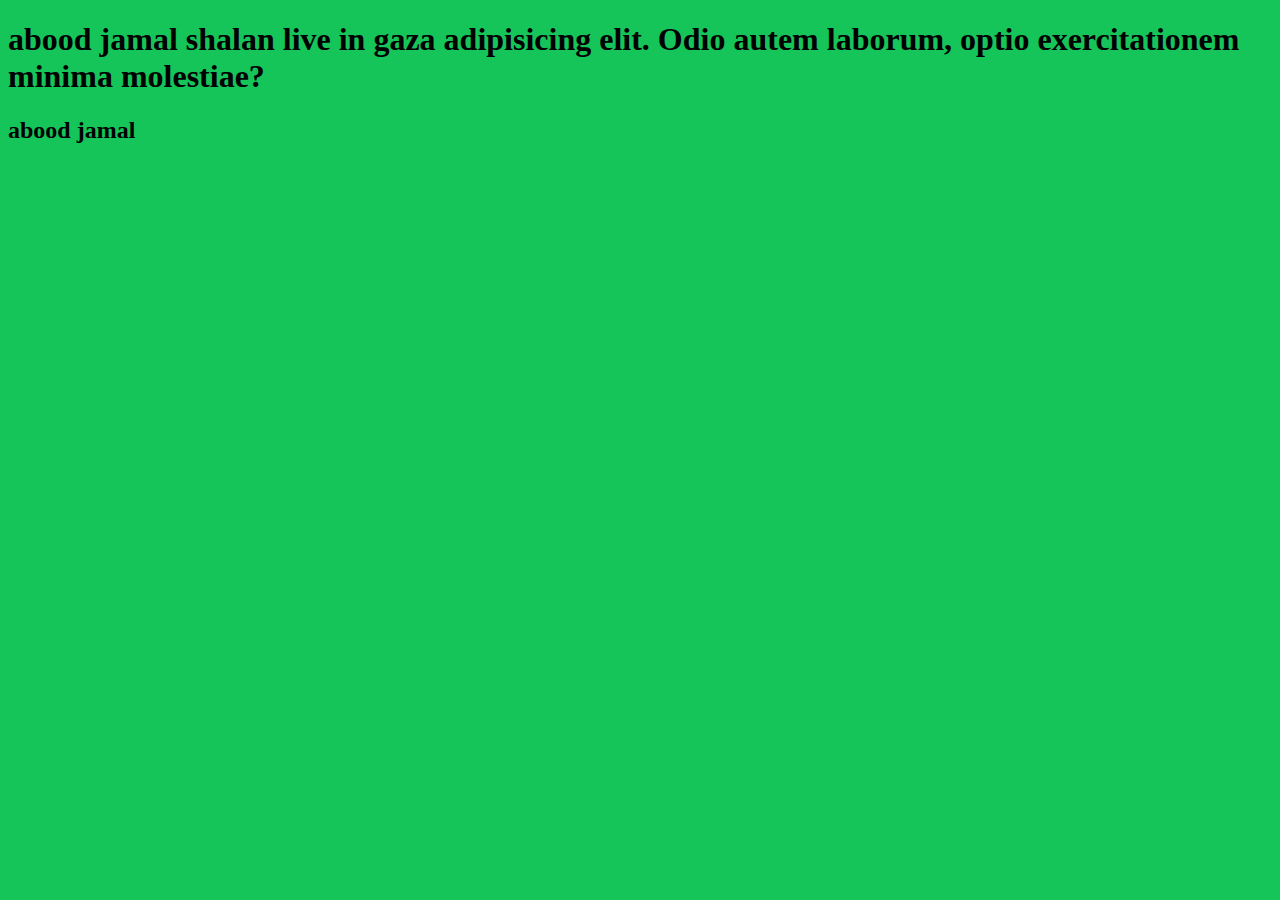
<file: index.html>
<!DOCTYPE html>
<html lang="en">
<head>
    <meta charset="UTF-8">
    <meta name="viewport" content="width=device-width, initial-scale=1.0">
    <title>Document</title>
    <link rel="stylesheet" href="style.css">
</head>
<body>
    <h1>abood jamal shalan live in gaza adipisicing elit. Odio autem laborum, optio exercitationem minima molestiae?</h1>
    <script src="app.js"></script>
</body>
<h2>abood jamal</h2>
</html>
</file>
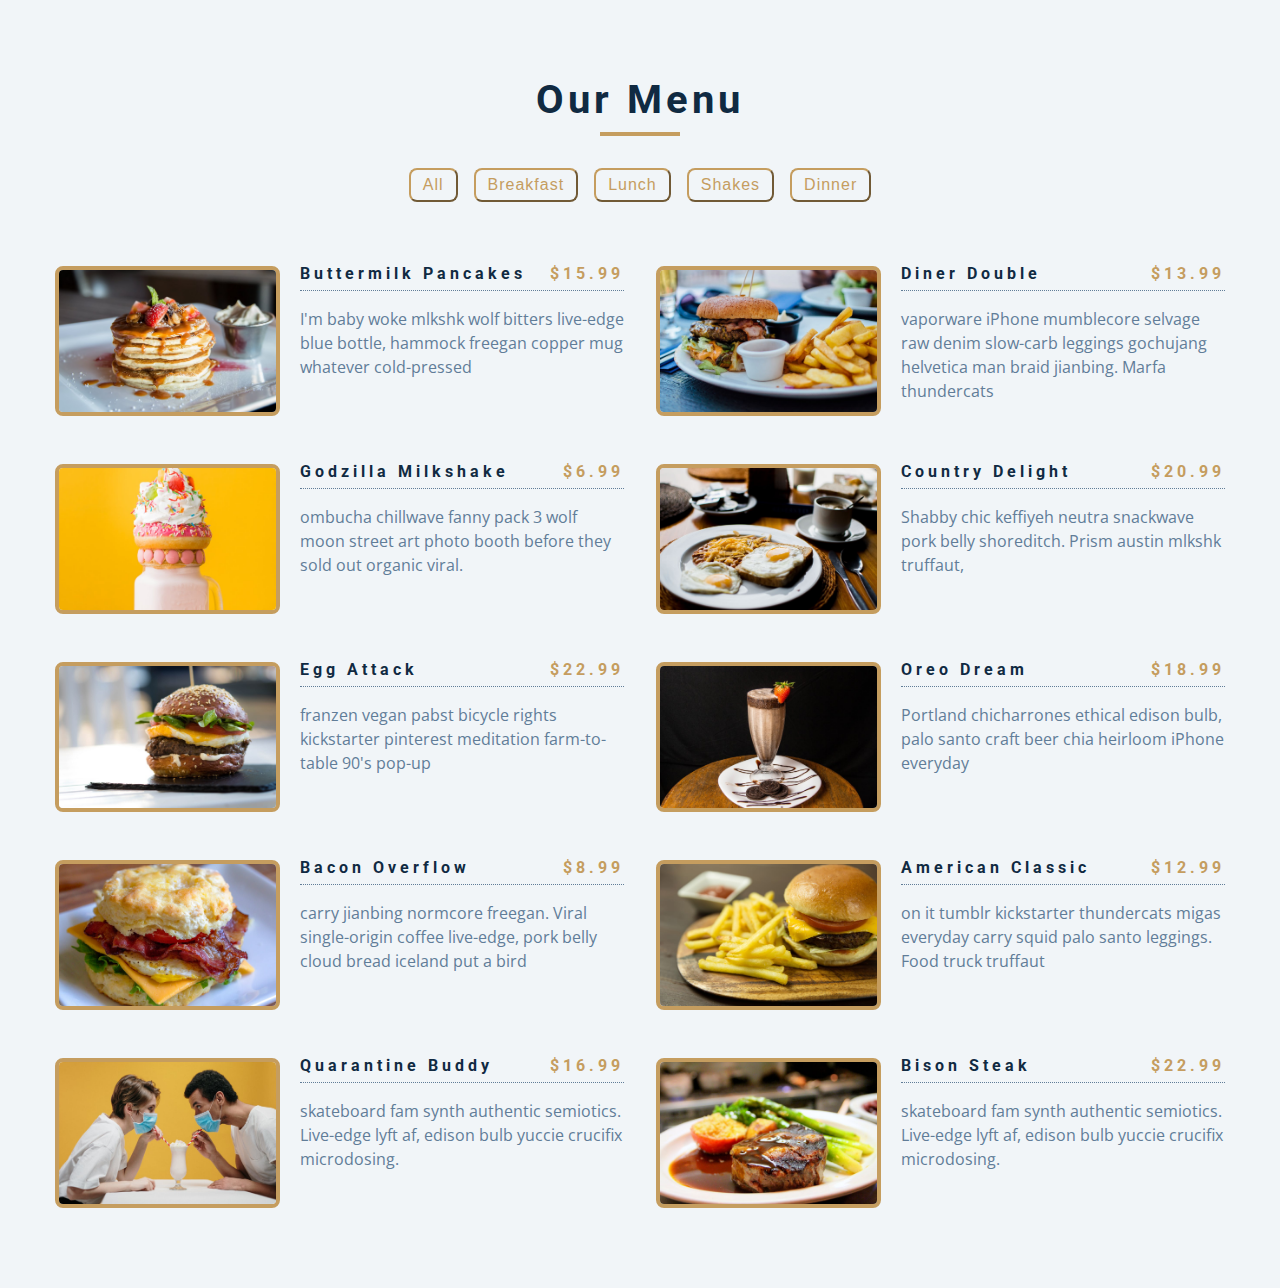
<file: menu.html>
<!DOCTYPE html>
<html lang="en">
  <head>
    <meta charset="UTF-8" />
    <meta name="viewport" content="width=device-width, initial-scale=1.0" />
    <title>Menu</title>
    <!-- font-awesome -->
    <link
      rel="stylesheet"
      href="https://cdnjs.cloudflare.com/ajax/libs/font-awesome/5.14.0/css/all.min.css"
    />
    <!-- styles -->
    <link rel="stylesheet" href="menu.css" />
  </head>
  <body>
    <section class="menu">
      <!-- title -->
      <div class="title">
        <h2>our menu</h2>
        <div class="underline"></div>
      </div>
      <!-- filter buttons -->
      <div class="btn-container">

      </div>
      <!-- menu items -->
      <div class="section-center">
        <!-- single item -->
        <!-- <article class="menu-item">
          <img src="./menu-item.jpeg" alt="menu item" class="photo" />
          <div class="item-info">
            <header>
              <h4>buttermilk pancakes</h4>
              <h4 class="price">$15</h4>
            </header>
            <p class="item-text">
              Lorem ipsum dolor sit amet consectetur adipisicing elit.
              Repudiandae, sint quam. Et reprehenderit fugiat nesciunt inventore
              laboriosam excepturi! Quo, officia.
            </p>
          </div>
        </article> -->
        <!-- end of single item -->
        <!-- single item -->
        <!-- <article class="menu-item">
          <img src="./menu-item.jpeg" alt="menu item" class="photo" />
          <div class="item-info">
            <header>
              <h4>buttermilk pancakes</h4>
              <h4 class="price">$15</h4>
            </header>
            <p class="item-text">
              Lorem ipsum dolor sit amet consectetur adipisicing elit.
              Repudiandae, sint quam. Et reprehenderit fugiat nesciunt inventore
              laboriosam excepturi! Quo, officia.
            </p>
          </div>
        </article> -->
        <!-- end of single item -->
        <!-- single item -->
        <!-- <article class="menu-item">
          <img src="./menu-item.jpeg" alt="menu item" class="photo" />
          <div class="item-info">
            <header>
              <h4>buttermilk pancakes</h4>
              <h4 class="price">$15</h4>
            </header>
            <p class="item-text">
              Lorem ipsum dolor sit amet consectetur adipisicing elit.
              Repudiandae, sint quam. Et reprehenderit fugiat nesciunt inventore
              laboriosam excepturi! Quo, officia.
            </p>
          </div>
        </article> -->
        <!-- end of single item -->
      </div>
    </section>
    <!-- javascript -->
    <script src="menu.js"></script>
  </body>
</html>
</file>
<file: style.css>
h1{
    color:#000;
}
body{
    background: #16c559;
}
</file>
<file: menu.css>
/*
=============== 
Fonts
===============
*/
@import url("https://fonts.googleapis.com/css?family=Open+Sans|Roboto:400,700&display=swap");

/*
=============== 
Variables
===============
*/

:root {
  /* dark shades of primary color*/
  --clr-primary-1: hsl(205, 86%, 17%);
  --clr-primary-2: hsl(205, 77%, 27%);
  --clr-primary-3: hsl(205, 72%, 37%);
  --clr-primary-4: hsl(205, 63%, 48%);
  /* primary/main color */
  --clr-primary-5: #49a6e9;
  /* lighter shades of primary color */
  --clr-primary-6: hsl(205, 89%, 70%);
  --clr-primary-7: hsl(205, 90%, 76%);
  --clr-primary-8: hsl(205, 86%, 81%);
  --clr-primary-9: hsl(205, 90%, 88%);
  --clr-primary-10: hsl(205, 100%, 96%);
  /* darkest grey - used for headings */
  --clr-grey-1: hsl(209, 61%, 16%);
  --clr-grey-2: hsl(211, 39%, 23%);
  --clr-grey-3: hsl(209, 34%, 30%);
  --clr-grey-4: hsl(209, 28%, 39%);
  /* grey used for paragraphs */
  --clr-grey-5: hsl(210, 22%, 49%);
  --clr-grey-6: hsl(209, 23%, 60%);
  --clr-grey-7: hsl(211, 27%, 70%);
  --clr-grey-8: hsl(210, 31%, 80%);
  --clr-grey-9: hsl(212, 33%, 89%);
  --clr-grey-10: hsl(210, 36%, 96%);
  --clr-white: #fff;
  --clr-red-dark: hsl(360, 67%, 44%);
  --clr-red-light: hsl(360, 71%, 66%);
  --clr-green-dark: hsl(125, 67%, 44%);
  --clr-green-light: hsl(125, 71%, 66%);
  --clr-gold: #c59d5f;
  --clr-black: #222;
  --ff-primary: "Roboto", sans-serif;
  --ff-secondary: "Open Sans", sans-serif;
  --transition: all 0.3s linear;
  --spacing: 0.25rem;
  --radius: 0.5rem;
  --light-shadow: 0 5px 15px rgba(0, 0, 0, 0.1);
  --dark-shadow: 0 5px 15px rgba(0, 0, 0, 0.2);
  --max-width: 1170px;
  --fixed-width: 620px;
}
/*
=============== 
Global Styles
===============
*/

*,
::after,
::before {
  margin: 0;
  padding: 0;
  box-sizing: border-box;
}
body {
  font-family: var(--ff-secondary);
  background: var(--clr-grey-10);
  color: var(--clr-grey-1);
  line-height: 1.5;
  font-size: 0.875rem;
}
ul {
  list-style-type: none;
}
a {
  text-decoration: none;
}
img:not(.logo) {
  width: 100%;
}
img {
  display: block;
}

h1,
h2,
h3,
h4 {
  letter-spacing: var(--spacing);
  text-transform: capitalize;
  line-height: 1.25;
  margin-bottom: 0.75rem;
  font-family: var(--ff-primary);
}
h1 {
  font-size: 3rem;
}
h2 {
  font-size: 2rem;
}
h3 {
  font-size: 1.25rem;
}
h4 {
  font-size: 0.875rem;
}
p {
  margin-bottom: 1.25rem;
  color: var(--clr-grey-5);
}
@media screen and (min-width: 800px) {
  h1 {
    font-size: 4rem;
  }
  h2 {
    font-size: 2.5rem;
  }
  h3 {
    font-size: 1.75rem;
  }
  h4 {
    font-size: 1rem;
  }
  body {
    font-size: 1rem;
  }
  h1,
  h2,
  h3,
  h4 {
    line-height: 1;
  }
}
/*  global classes */

.btn {
  text-transform: uppercase;
  background: transparent;
  color: var(--clr-black);
  padding: 0.375rem 0.75rem;
  letter-spacing: var(--spacing);
  display: inline-block;
  transition: var(--transition);
  font-size: 0.875rem;
  border: 2px solid var(--clr-black);
  cursor: pointer;
  box-shadow: 0 1px 3px rgba(0, 0, 0, 0.2);
  border-radius: var(--radius);
}
.btn:hover {
  color: var(--clr-white);
  background: var(--clr-black);
}
.btn .active {
  color: var(--clr-white);
  background: var(--clr-black);
}
/* section */
.section {
  padding: 5rem 0;
}

main {
  min-height: 100vh;
  display: grid;
  place-items: center;
}
/*
=============== 
Menu
===============
*/

.menu {
  padding: 5rem 0;
}
.title {
  text-align: center;
  margin-bottom: 2rem;
}
.underline {
  width: 5rem;
  height: 0.25rem;
  background: var(--clr-gold);
  margin-left: auto;
  margin-right: auto;
}
.btn-container {
  margin-bottom: 4rem;
  display: flex;
  justify-content: center;
}
.filter-btn {
  background: transparent;
  border-color: var(--clr-gold);
  font-size: 1rem;
  text-transform: capitalize;
  margin: 0 0.5rem;
  letter-spacing: 1px;
  border-radius: var(--radius);
  padding: 0.375rem 0.75rem;
  color: var(--clr-gold);
  cursor: pointer;
  transition: var(--transition);
}
.filter-btn:hover {
  background: var(--clr-gold);
  color: var(--clr-white);
}
.section-center {
  width: 90vw;
  margin: 0 auto;
  max-width: 1170px;
  display: grid;
  gap: 3rem 2rem;
  justify-items: center;
}
.menu-item {
  display: grid;
  gap: 1rem 2rem;
  max-width: 25rem;
}
.photo {
  object-fit: cover;
  height: 200px;
  border: 0.25rem solid var(--clr-gold);
  border-radius: var(--radius);
}
.item-info header {
  display: flex;
  justify-content: space-between;
  border-bottom: 0.5px dotted var(--clr-grey-5);
}
.item-info h4 {
  margin-bottom: 0.5rem;
}
.price {
  color: var(--clr-gold);
}
.item-text {
  margin-bottom: 0;
  padding-top: 1rem;
}

@media screen and (min-width: 768px) {
  .menu-item {
    grid-template-columns: 225px 1fr;
    gap: 0 1.25rem;
    max-width: 40rem;
  }
  .photo {
    height: 175px;
  }
}
@media screen and (min-width: 1200px) {
  .section-center {
    width: 95vw;
    grid-template-columns: 1fr 1fr;
  }
  .photo {
    height: 150px;
  }
}
</file>
